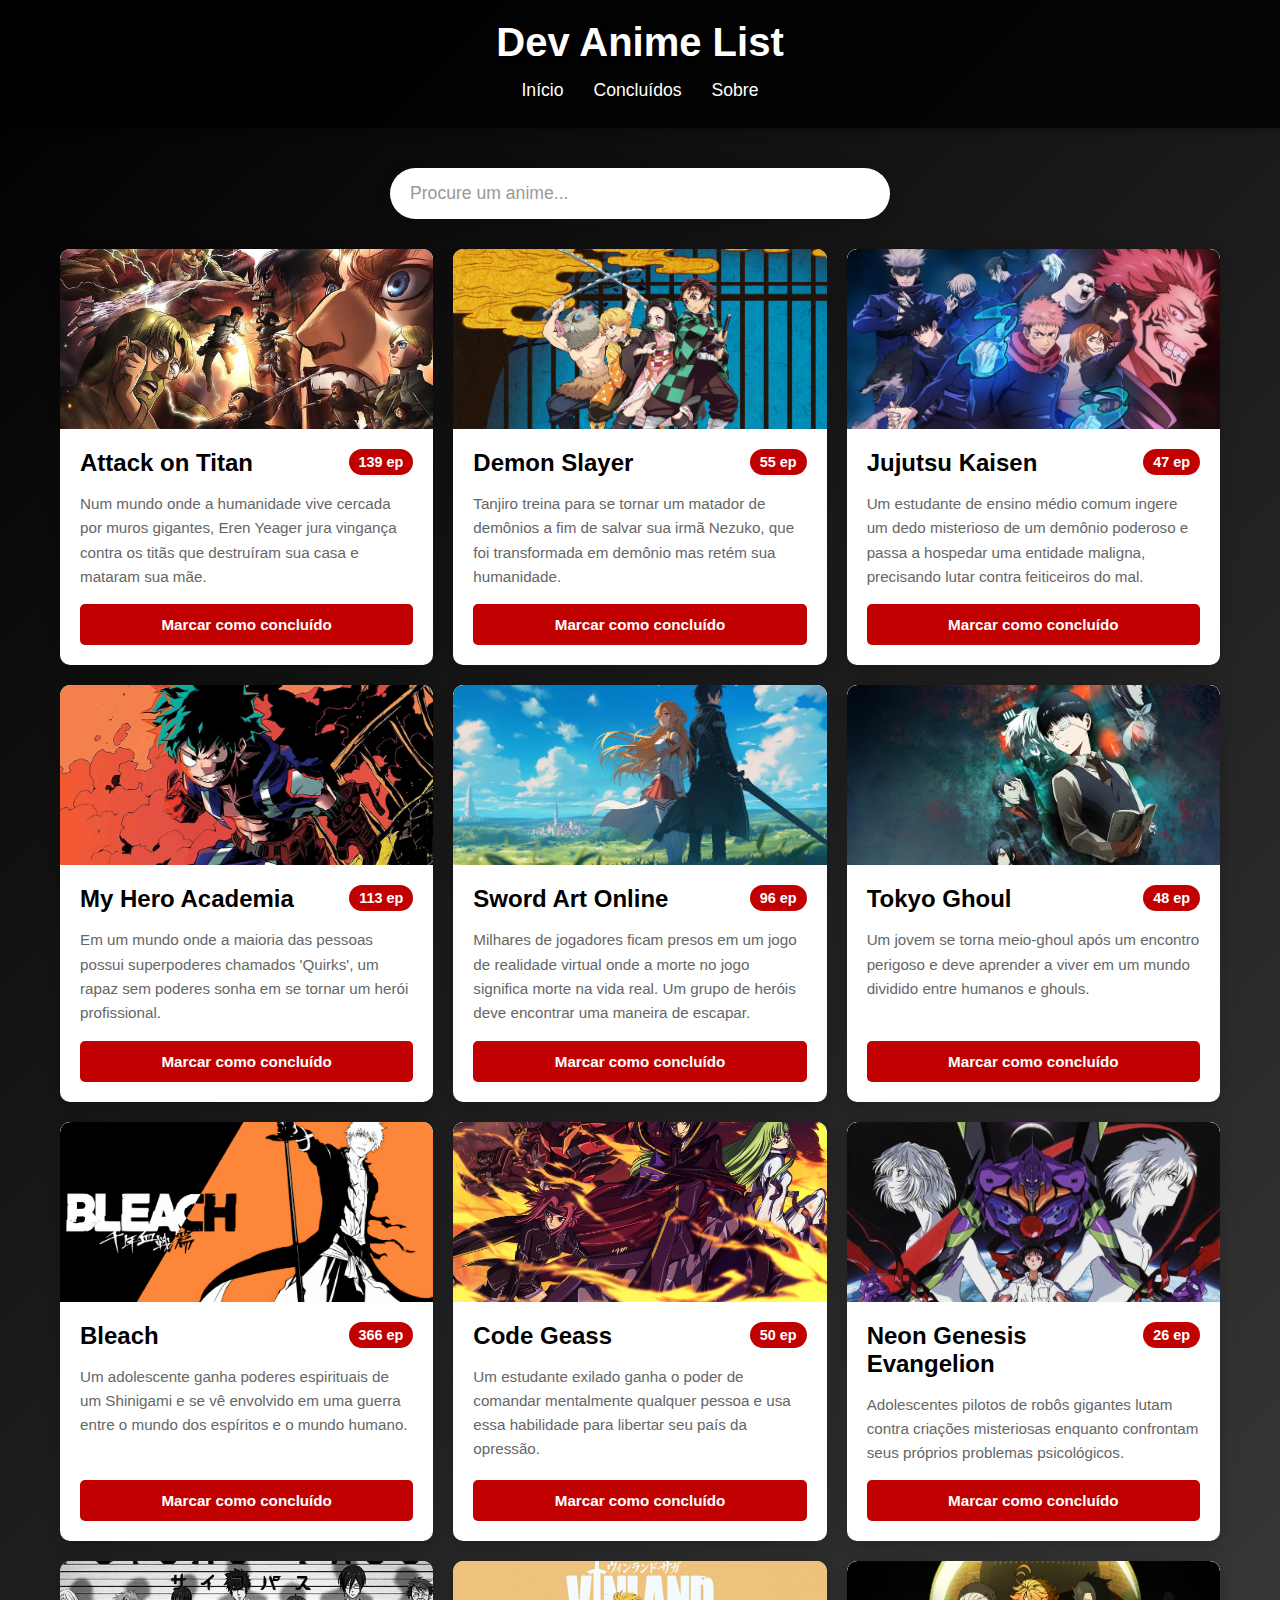
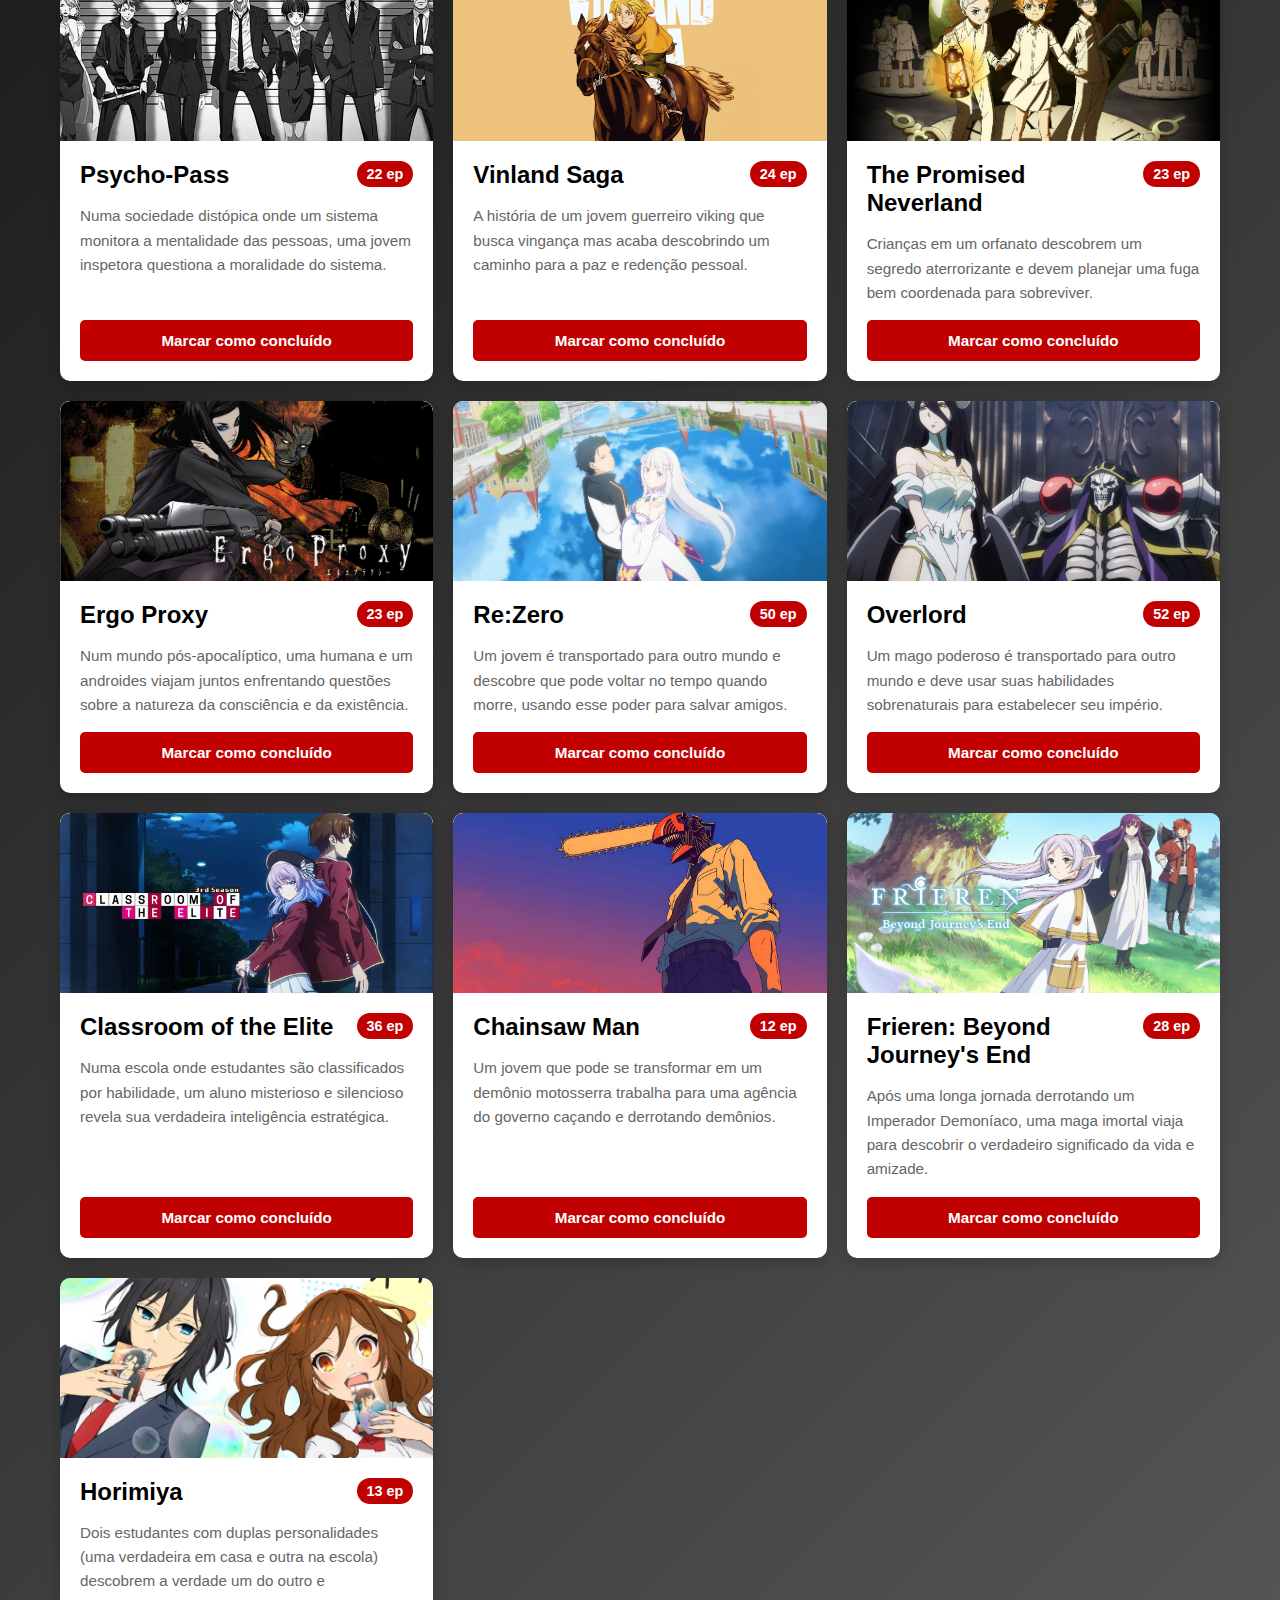
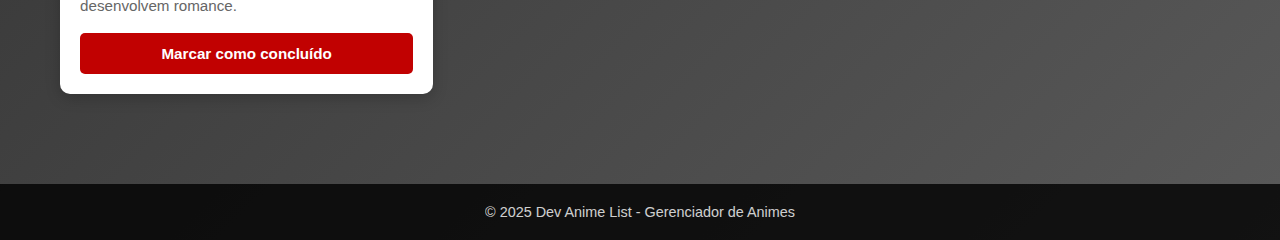
<file: index.html>
<!DOCTYPE html>
<html lang="en">
<head>
    <meta charset="UTF-8">
    <meta name="viewport" content="width=device-width, initial-scale=1.0">
    <link rel="stylesheet" href="style.css">
    <link rel="icon" type="image/png" href="img/ico.ico">
    <title>Dev Anime List</title>
</head>
<body>
    <header>
        <h1>Dev Anime List</h1>

        <nav>
            <a href="index.html">Início</a>
            <a href="concluidos.html">Concluídos</a>
            <a href="sobre.html">Sobre</a>
        </nav>
    </header>
    
    <main>
        <div class="search-container">
            <input 
                type="text" 
                id="search-input" 
                class="search-input" 
                placeholder="Procure um anime..."
                onkeyup="filtrarAnimes()"
            >
        </div>

        <section id="anime-list" class="card-container">
            
        </section>

    </main>    <footer>
        <p>&copy; 2025 Dev Anime List - Gerenciador de Animes</p>
    </footer>

    <script src="data.js"></script>
    <script>
        document.addEventListener('DOMContentLoaded', () => {
            carregarAnimes().then(() => {
                exibirAnimes();
            });
        });
    </script>
</body>
</html>
</file>
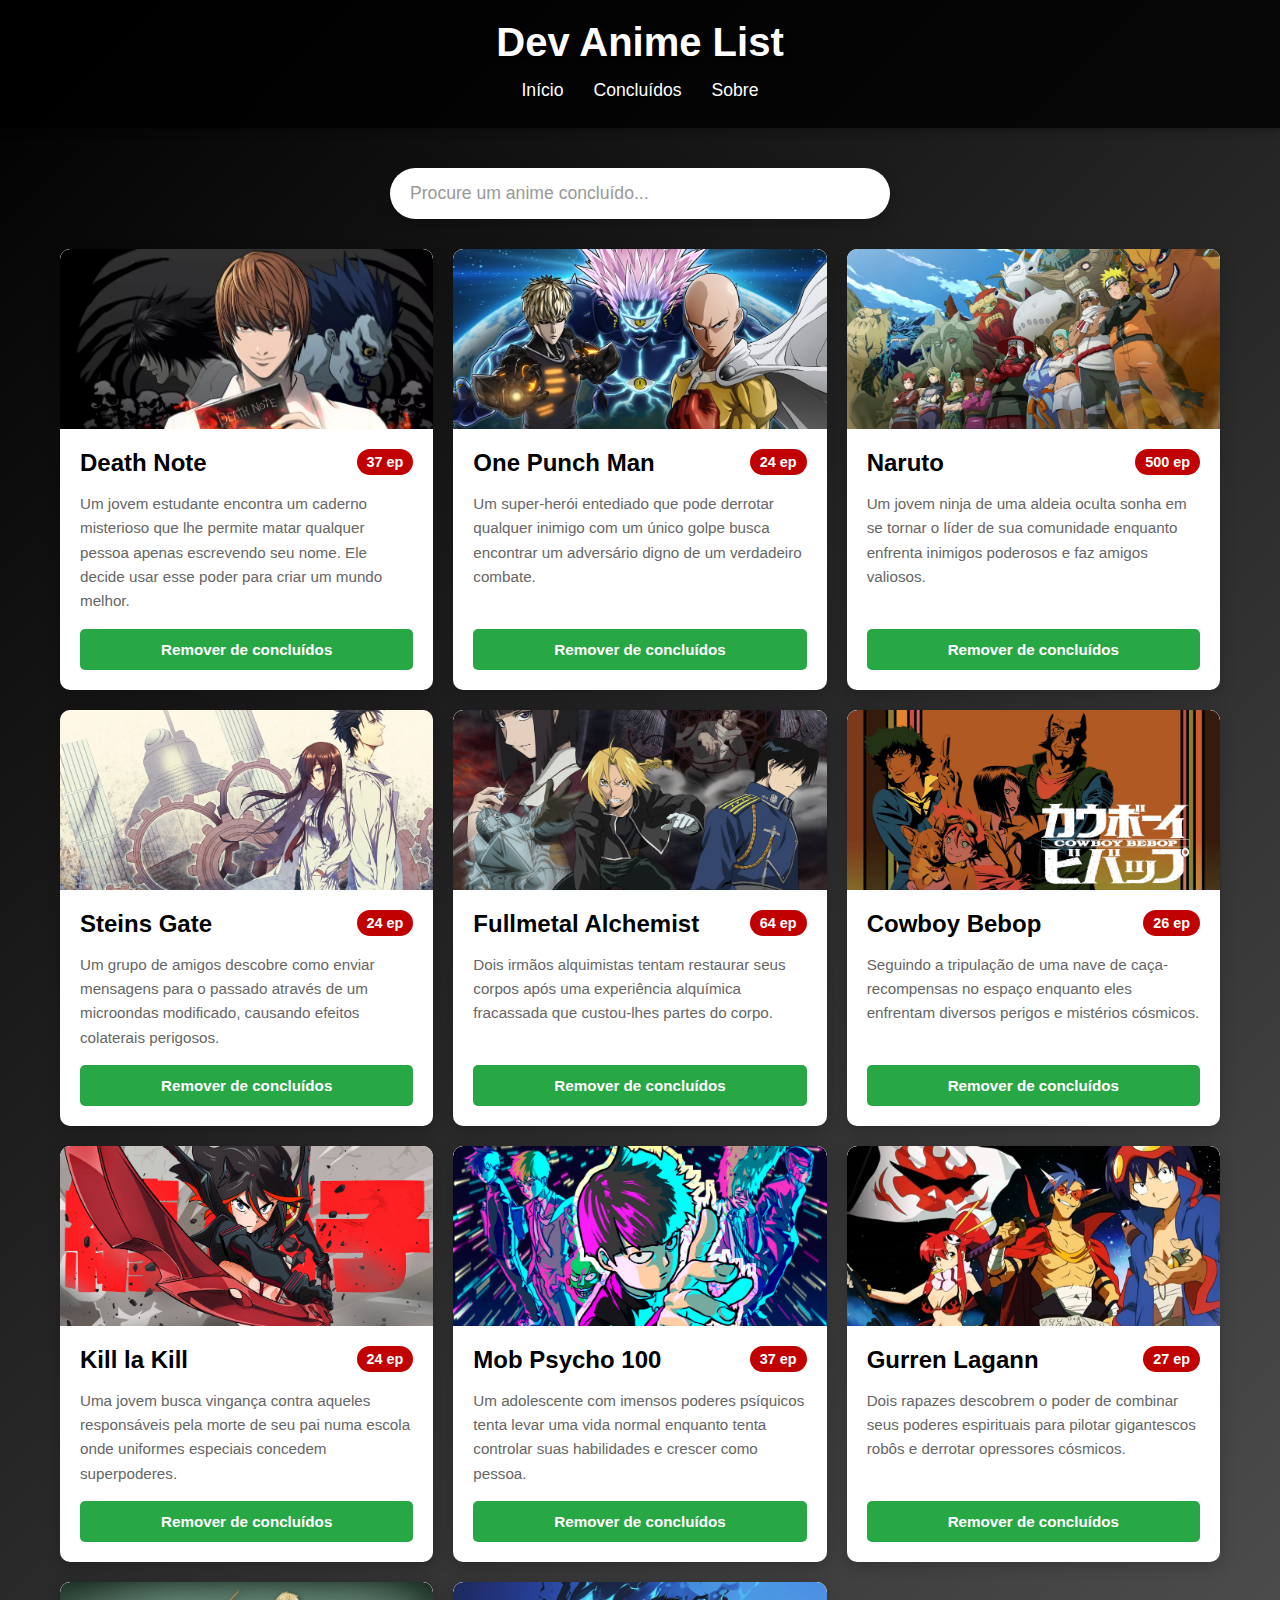
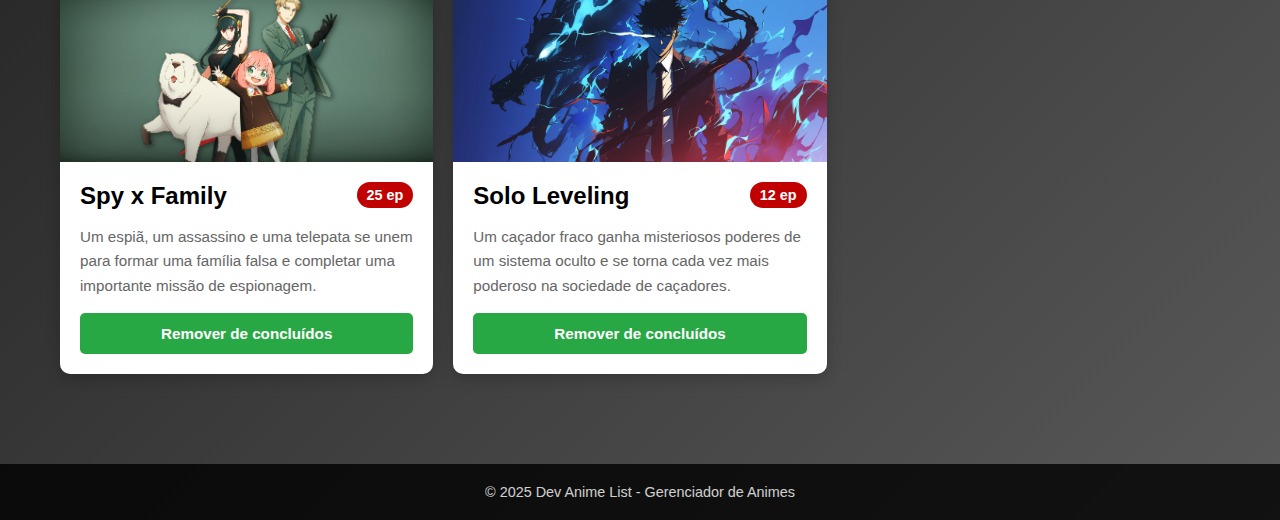
<file: concluidos.html>
<!DOCTYPE html>
<html lang="en">
<head>
    <meta charset="UTF-8">
    <meta name="viewport" content="width=device-width, initial-scale=1.0">
    <link rel="stylesheet" href="style.css">
    <link rel="icon" type="image/png" href="img/ico.ico">
    <title>Animes Concluídos - Dev Anime List</title>
</head>
<body>
    <header>
        <h1>Dev Anime List</h1>

        <nav>
            <a href="index.html">Início</a>
            <a href="concluidos.html">Concluídos</a>
            <a href="sobre.html">Sobre</a>
        </nav>
    </header>
    
    <main>
        <div class="search-container">
            <input 
                type="text" 
                id="search-input" 
                class="search-input" 
                placeholder="Procure um anime concluído..."
                onkeyup="filtrarAnimesC()"
            >
        </div>

        <section id="anime-list" class="card-container">
            
        </section>

    </main>
    
    <footer>
        <p>&copy; 2025 Dev Anime List - Gerenciador de Animes</p>
    </footer>

    <script src="data.js"></script>
    <script src="concluidos.js"></script>
</body>
</html>
</file>
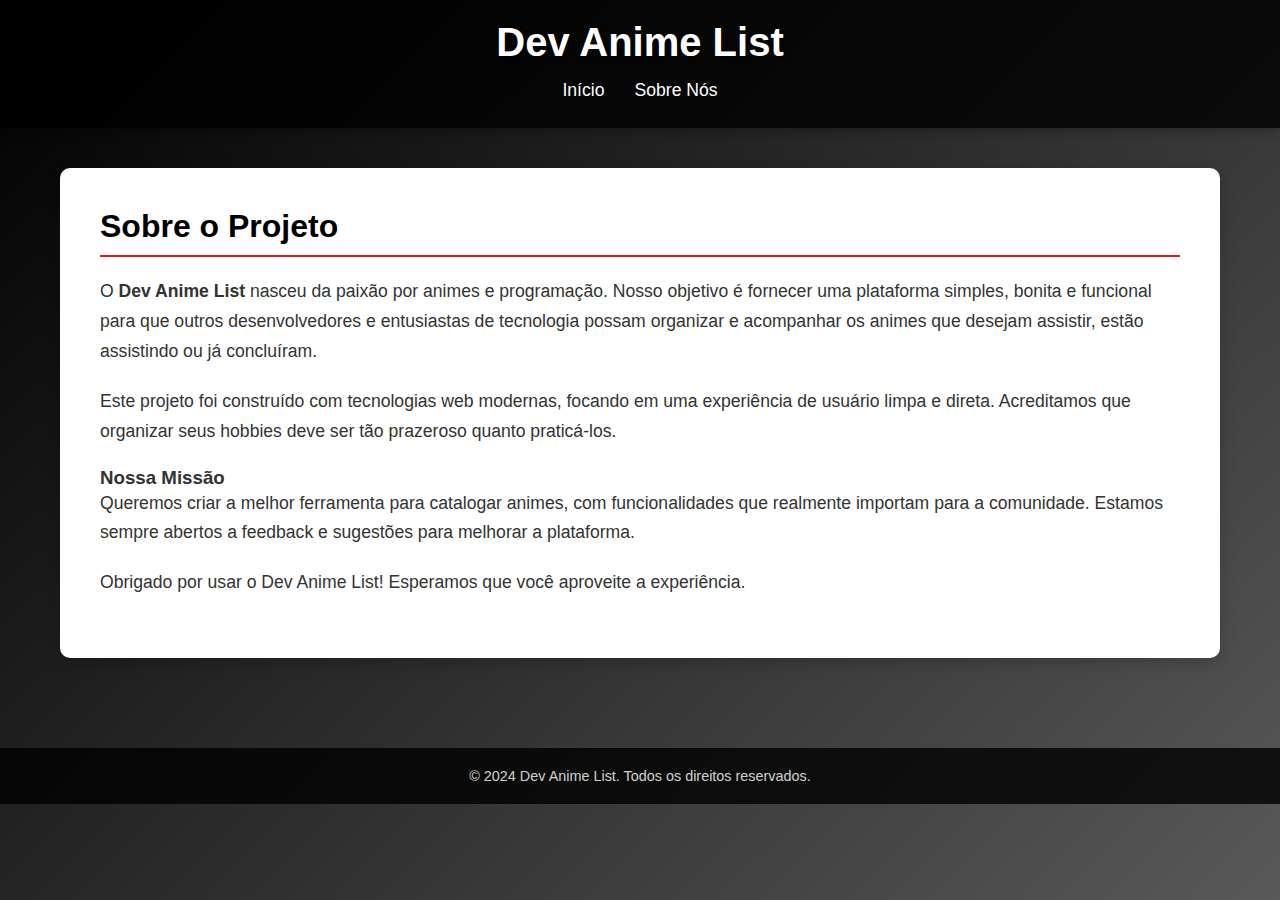
<file: sobre.html>
<!DOCTYPE html>
<html lang="pt-BR">
<head>
    <meta charset="UTF-8">
    <meta name="viewport" content="width=device-width, initial-scale=1.0">
    <link rel="stylesheet" href="style.css">
    <link rel="icon" type="image/png" href="img/ico.ico">
    <title>Sobre Nós - Dev Anime List</title>
</head>
<body>
    <header>
        <h1>Dev Anime List</h1>
        <nav>
            <a href="index.html">Início</a>
            <a href="sobre.html">Sobre Nós</a>
        </nav>
    </header>

    <main>
        <div class="about-container">
            <h2>Sobre o Projeto</h2>
            <p>
                O <strong>Dev Anime List</strong> nasceu da paixão por animes e programação. Nosso objetivo é fornecer uma plataforma simples, bonita e funcional para que outros desenvolvedores e entusiastas de tecnologia possam organizar e acompanhar os animes que desejam assistir, estão assistindo ou já concluíram.
            </p>
            <p>
                Este projeto foi construído com tecnologias web modernas, focando em uma experiência de usuário limpa e direta. Acreditamos que organizar seus hobbies deve ser tão prazeroso quanto praticá-los.
            </p>

            <h3>Nossa Missão</h3>
            <p>
                Queremos criar a melhor ferramenta para catalogar animes, com funcionalidades que realmente importam para a comunidade. Estamos sempre abertos a feedback e sugestões para melhorar a plataforma.
            </p>
            <p>
                Obrigado por usar o Dev Anime List! Esperamos que você aproveite a experiência.
            </p>
        </div>
    </main>

    <footer>
        <p>&copy; 2024 Dev Anime List. Todos os direitos reservados.</p>
    </footer>
</body>
</html>
</file>
<file: style.css>
* {
    margin: 0;
    padding: 0;
    box-sizing: border-box;
}

body {
    font-family: 'Segoe UI', Tahoma, Geneva, Verdana, sans-serif;
    background: linear-gradient(135deg, #000000 0%, #595959 100%);
    min-height: 100vh;
    color: #333;
}

header {
    background: rgba(0, 0, 0, 0.8);
    color: white;
    padding: 20px;
    text-align: center;
    box-shadow: 0 2px 10px rgba(0, 0, 0, 0.3);
}

header h1 {
    margin-bottom: 15px;
    font-size: 2.5em;
    text-shadow: 2px 2px 4px rgba(0, 0, 0, 0.5);
}

nav {
    display: flex;
    justify-content: center;
    gap: 30px;
}

nav a {
    color: #fff;
    text-decoration: none;
    font-size: 1.1em;
    transition: color 0.3s ease;
    border-bottom: 2px solid transparent;
    padding-bottom: 5px;
}

nav a:hover {
    color: #e31818;
    border-bottom-color: #e31818;
}

main {
    padding: 40px 20px;
    max-width: 1200px;
    margin: 0 auto;
}

.search-container {
    margin-bottom: 30px;
    display: flex;
    justify-content: center;
}

.search-input {
    width: 100%;
    max-width: 500px;
    padding: 15px 20px;
    font-size: 1.1em;
    border: none;
    border-radius: 30px;
    background: white;
    box-shadow: 0 4px 15px rgba(0, 0, 0, 0.2);
    transition: box-shadow 0.3s ease, transform 0.3s ease;
}

.search-input:focus {
    outline: none;
    box-shadow: 0 6px 25px rgba(255, 0, 0, 0.4);
    transform: translateY(-2px);
}

.search-input::placeholder {
    color: #999;
}

.card-container {
    display: grid;
    grid-template-columns: repeat(auto-fill, minmax(300px, 1fr));
    gap: 20px;
    animation: fadeIn 0.5s ease;
}

@keyframes fadeIn {
    from {
        opacity: 0;
        transform: translateY(20px);
    }
    to {
        opacity: 1;
        transform: translateY(0);
    }
}

.card {
    background: white;
    border-radius: 10px;
    box-shadow: 0 4px 15px rgba(0, 0, 0, 0.2);
    transition: transform 0.3s ease, box-shadow 0.3s ease;
    display: flex;
    flex-direction: column;
    overflow: hidden;
}

.card:hover {
    transform: translateY(-5px);
    box-shadow: 0 8px 25px rgba(0, 0, 0, 0.3);
}

.card-text-content {
    padding: 20px;
    display: flex;
    flex-direction: column;
    gap: 15px; 
    flex-grow: 1;
}

.card-header {
    display: flex;
    justify-content: space-between;
    align-items: start;
    gap: 10px;
}

.card-header h2 {
    font-size: 1.5em;
    color: #000000;
    flex: 1;
}

.episodios {
    background: #c10101;
    color: white;
    padding: 5px 10px;
    border-radius: 20px;
    font-size: 0.9em;
    white-space: nowrap;
    font-weight: bold;
}

.descricao {
    color: #666;
    line-height: 1.6;
    font-size: 0.95em;
    flex-grow: 1;
}

.card-footer {
    display: flex;
    gap: 10px;
    margin-top: auto;
}

.btn-status {
    flex: 1;
    padding: 12px;
    background: #c10101;
    color: white;
    border: none;
    border-radius: 5px;
    cursor: pointer;
    font-size: 0.95em;
    font-weight: bold;
    transition: background 0.3s ease;
}

.btn-status:hover {
    background: #000;
}

.btn-status:active {
    transform: scale(0.98);
}

.btn-voltar {
    background: #28a745;
}

.btn-voltar:hover {
    background: #218838;
}

.no-results {
    grid-column: 1 / -1;
    text-align: center;
    color: #999;
    font-size: 1.2em;
    padding: 40px 20px;
}

footer {
    background: rgba(0, 0, 0, 0.8);
    color: white;
    text-align: center;
    padding: 20px;
    margin-top: 50px;
}

footer p {
    font-size: 0.9em;
    opacity: 0.8;
}

/* Responsivo */
@media (max-width: 768px) {
    .card-container {
        grid-template-columns: 1fr;
    }

    header h1 {
        font-size: 1.8em;
    }

    nav {
        flex-direction: column;
        gap: 15px;
    }
}

/* Estilos Sobre Nós */
.about-container {
    background: white;
    border-radius: 10px;
    padding: 40px;
    box-shadow: 0 4px 15px rgba(0, 0, 0, 0.2);
    color: #333;
    animation: fadeIn 0.5s ease;
}

.about-container h2 {
    font-size: 2em;
    color: #000000;
    margin-bottom: 20px;
    border-bottom: 2px solid #e31818;
    padding-bottom: 10px;
}

.about-container p {
    font-size: 1.1em;
    line-height: 1.7;
    margin-bottom: 20px;
}

.card-image-container {
    width: 100%;
    height: 180px; 
    overflow: hidden;
    margin: 0; 
    border-top-left-radius: 10px;
    border-top-right-radius: 10px;
}

.card-image {
    width: 100%;
    height: 100%;
    object-fit: cover; 
    transition: transform 0.3s ease;
    border-top-left-radius: 10px;
    border-top-right-radius: 10px;
    display: block; 
}

.card:hover .card-image {
    transform: scale(1.05); 
}
</file>
